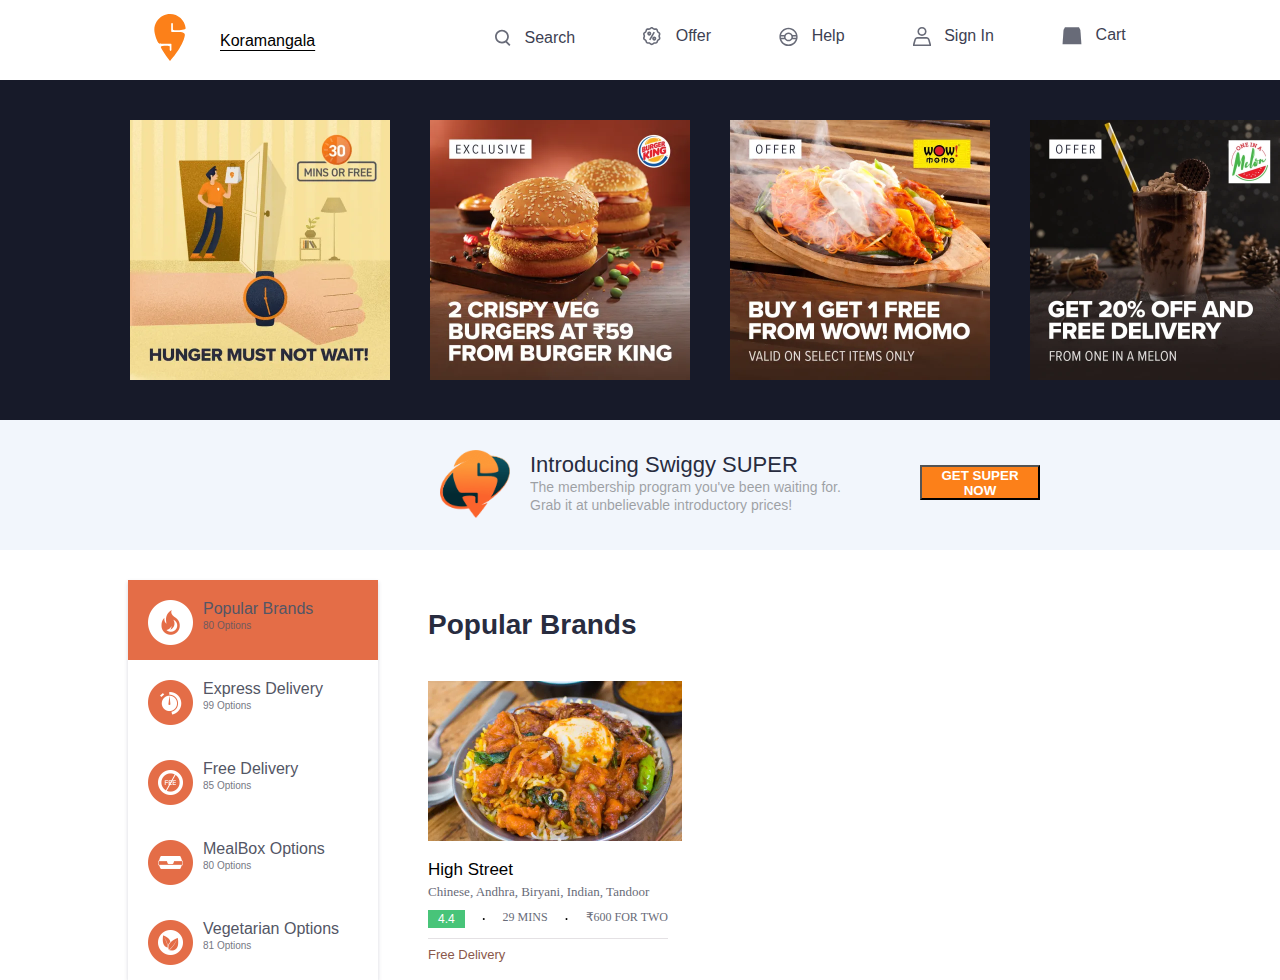
<file: index.html>
<!DOCTYPE html>
<html>

<head>

    <link rel="stylesheet" href="css/home.css">
    <title>

    </title>
</head>
<body>

        <div class='one'>
           <div class="two">
               <div class="three">
                   <!-- swiggy logo-->
                   <div><svg id="main_logo_id" viewBox="0 0 16 25" height="49" width="34" fill="#fc8019"><path d="M15.5397581,11.1409928 C15.6509608,10.509712 15.5235868,10.0243137 15.1951696,9.77089093 C14.7011461,9.38969453 13.9591625,9.18240372 12.1918981,9.18240372 C10.8843181,9.18240372 9.48050894,9.18382005 8.88067307,9.18351656 C8.824972,9.17259055 8.62352934,9.10693329 8.6159428,8.86342483 L8.60775734,4.99753828 C8.60755774,4.75352397 8.80231214,4.55503473 9.04308494,4.55452889 C9.28425707,4.55412423 9.47990987,4.75190531 9.4801096,4.99571727 C9.4801096,4.99571727 9.48609894,7.09432117 9.48669787,7.84012275 C9.48669787,7.91215351 9.52822427,8.08029271 9.69013694,8.12409793 C10.745764,8.40908477 16.0819961,8.20068119 15.9990433,7.22017265 C15.5462467,3.15296419 12.1495732,0 8.02559027,0 C6.72689454,0 5.497376,0.313010053 4.40860776,0.868112227 C1.80303074,2.22496121 -0.0474859557,4.9636474 0.000928137643,8.12703176 C0.0352672176,10.3690901 1.49467783,14.3542524 2.38809268,14.9457747 C2.7998621,15.2186215 3.34210002,15.1176569 5.7669976,15.1176569 C6.86664654,15.1176569 7.89062974,15.1212989 8.39383694,15.1236259 C8.44614414,15.1335401 8.72045734,15.1971741 8.72045734,15.4525191 L8.726846,18.391212 C8.72744507,18.6353275 8.53249094,18.8337155 8.2913188,18.8338167 C8.050546,18.8342213 7.85499294,18.6366427 7.85459374,18.3927295 C7.85459374,18.3927295 7.8760556,17.2135293 7.8760556,16.7737573 C7.8760556,16.6719836 7.88334267,16.4971673 7.59006307,16.3649424 C6.6241768,15.929824 3.48764179,16.1924529 3.31165404,16.6725905 C3.24427359,16.8573211 3.5949514,17.5713563 4.13479358,18.4869157 C5.93330254,21.3601537 7.6990696,23.6004924 7.98456307,23.9589263 C8.00223174,23.9744048 8.0192016,23.9886693 8.03437467,24 C8.26985694,23.7099548 14.5488164,16.7550415 15.5397581,11.1409928 Z" id="Swiggy_Filled"></path></svg></div>
                   <!-- swiggy location-->
                   <div class="swiggy_location"><span class='location_font'>Koramangala</span></div>
               </div>
               <div class="four">
                    <!-- search-->
                    <a href="#" style="text-decoration: none;">
                    <div class="logo_position " > <div><svg class="_1GTCc four_color_change" viewBox="5 -1 12 25" height="17" width="17" fill="#686b78"><path d="M17.6671481,17.1391632 L22.7253317,22.1973467 L20.9226784,24 L15.7041226,18.7814442 C14.1158488,19.8024478 12.225761,20.3946935 10.1973467,20.3946935 C4.56550765,20.3946935 0,15.8291858 0,10.1973467 C0,4.56550765 4.56550765,0 10.1973467,0 C15.8291858,0 20.3946935,4.56550765 20.3946935,10.1973467 C20.3946935,12.8789625 19.3595949,15.3188181 17.6671481,17.1391632 Z M10.1973467,17.8453568 C14.4212261,17.8453568 17.8453568,14.4212261 17.8453568,10.1973467 C17.8453568,5.97346742 14.4212261,2.54933669 10.1973467,2.54933669 C5.97346742,2.54933669 2.54933669,5.97346742 2.54933669,10.1973467 C2.54933669,14.4212261 5.97346742,17.8453568 10.1973467,17.8453568 Z"></path></svg></div>
                    <span class='logo_content four_color_change'>&nbsp &nbspSearch</span></div></a>

                    <!-- offer-->
                    <a  href="#"  style="text-decoration: none;">
                    <div class="logo_position "> <div><svg class="_1GTCc" viewBox="0 0 32 32" height="19" width="19" fill="#686b78"><path d="M14.2 2.864l-1.899 1.38c-0.612 0.447-1.35 0.687-2.11 0.687h-2.352c-0.386 0-0.727 0.248-0.845 0.613l-0.728 2.238c-0.235 0.721-0.691 1.348-1.302 1.79l-1.905 1.385c-0.311 0.226-0.442 0.626-0.323 0.991l0.728 2.241c0.232 0.719 0.232 1.492-0.001 2.211l-0.727 2.237c-0.119 0.366 0.011 0.767 0.323 0.994l1.906 1.384c0.61 0.445 1.064 1.070 1.3 1.79l0.728 2.24c0.118 0.365 0.459 0.613 0.844 0.613h2.352c0.759 0 1.497 0.24 2.107 0.685l1.9 1.381c0.313 0.227 0.736 0.227 1.048 0.001l1.9-1.38c0.613-0.447 1.349-0.687 2.11-0.687h2.352c0.384 0 0.726-0.248 0.845-0.615l0.727-2.235c0.233-0.719 0.688-1.346 1.302-1.794l1.904-1.383c0.311-0.226 0.442-0.627 0.323-0.993l-0.728-2.239c-0.232-0.718-0.232-1.49 0.001-2.213l0.727-2.238c0.119-0.364-0.012-0.765-0.324-0.992l-1.901-1.383c-0.614-0.445-1.070-1.074-1.302-1.793l-0.727-2.236c-0.119-0.366-0.461-0.614-0.845-0.614h-2.352c-0.76 0-1.497-0.239-2.107-0.685l-1.903-1.382c-0.313-0.227-0.736-0.226-1.047-0.001zM16.829 0.683l1.907 1.385c0.151 0.11 0.331 0.168 0.521 0.168h2.352c1.551 0 2.927 1 3.408 2.475l0.728 2.241c0.057 0.177 0.169 0.332 0.321 0.442l1.902 1.383c1.258 0.912 1.784 2.531 1.304 4.006l-0.726 2.234c-0.058 0.182-0.058 0.375-0.001 0.552l0.727 2.237c0.48 1.477-0.046 3.096-1.303 4.007l-1.9 1.38c-0.153 0.112-0.266 0.268-0.324 0.447l-0.727 2.237c-0.48 1.477-1.856 2.477-3.408 2.477h-2.352c-0.19 0-0.37 0.058-0.523 0.17l-1.904 1.383c-1.256 0.911-2.956 0.911-4.213-0.001l-1.903-1.384c-0.15-0.11-0.332-0.168-0.521-0.168h-2.352c-1.554 0-2.931-1.001-3.408-2.477l-0.726-2.234c-0.059-0.18-0.173-0.338-0.324-0.448l-1.902-1.381c-1.258-0.912-1.784-2.53-1.304-4.008l0.727-2.235c0.058-0.179 0.058-0.373 0.001-0.551l-0.727-2.236c-0.481-1.476 0.046-3.095 1.302-4.006l1.905-1.385c0.151-0.11 0.264-0.265 0.323-0.444l0.727-2.235c0.478-1.476 1.855-2.477 3.408-2.477h2.352c0.189 0 0.371-0.059 0.523-0.17l1.902-1.383c1.256-0.911 2.956-0.911 4.212 0zM18.967 23.002c-1.907 0-3.453-1.546-3.453-3.453s1.546-3.453 3.453-3.453c1.907 0 3.453 1.546 3.453 3.453s-1.546 3.453-3.453 3.453zM18.967 20.307c0.419 0 0.758-0.339 0.758-0.758s-0.339-0.758-0.758-0.758c-0.419 0-0.758 0.339-0.758 0.758s0.339 0.758 0.758 0.758zM10.545 14.549c-1.907 0-3.453-1.546-3.453-3.453s1.546-3.453 3.453-3.453c1.907 0 3.453 1.546 3.453 3.453s-1.546 3.453-3.453 3.453zM10.545 11.855c0.419 0 0.758-0.339 0.758-0.758s-0.339-0.758-0.758-0.758c-0.419 0-0.758 0.339-0.758 0.758s0.339 0.758 0.758 0.758zM17.78 7.882l2.331 1.352-7.591 13.090-2.331-1.352 7.591-13.090z"></path></svg></div>
                    <span class='logo_content four_color_change'>&nbsp &nbspOffer</span></div></a>

                    <!-- help-->
                    <a href="#"  style="text-decoration: none;">
                    <div class="logo_position "> <div><svg class="_1GTCc four_color_change" viewBox="6 -1 12 25" height="19" width="19" fill="#686b78"><path d="M21.966903,13.2244898 C22.0156989,12.8231523 22.0408163,12.4145094 22.0408163,12 C22.0408163,11.8357822 22.036874,11.6724851 22.029079,11.5101984 L17.8574333,11.5102041 C17.8707569,11.6717062 17.877551,11.8350597 17.877551,12 C17.877551,12.4199029 17.8335181,12.8295214 17.749818,13.2244898 L21.966903,13.2244898 Z M21.5255943,15.1836735 L16.9414724,15.1836735 C15.8950289,16.8045422 14.0728218,17.877551 12,17.877551 C9.92717823,17.877551 8.1049711,16.8045422 7.05852762,15.1836735 L2.47440565,15.1836735 C3.80564362,19.168549 7.56739481,22.0408163 12,22.0408163 C16.4326052,22.0408163 20.1943564,19.168549 21.5255943,15.1836735 Z M21.7400381,9.55102041 C20.6468384,5.18931674 16.7006382,1.95918367 12,1.95918367 C7.2993618,1.95918367 3.3531616,5.18931674 2.25996187,9.55102041 L6.6553883,9.55102041 C7.58404845,7.5276442 9.62792376,6.12244898 12,6.12244898 C14.3720762,6.12244898 16.4159515,7.5276442 17.3446117,9.55102041 L21.7400381,9.55102041 Z M2.03309705,13.2244898 L6.25018203,13.2244898 C6.16648186,12.8295214 6.12244898,12.4199029 6.12244898,12 C6.12244898,11.8350597 6.1292431,11.6717062 6.14256675,11.5102041 L1.97092075,11.5102041 C1.96312595,11.6724851 1.95918367,11.8357822 1.95918367,12 C1.95918367,12.4145094 1.98430112,12.8231523 2.03309705,13.2244898 Z M12,24 C5.372583,24 0,18.627417 0,12 C0,5.372583 5.372583,0 12,0 C18.627417,0 24,5.372583 24,12 C24,18.627417 18.627417,24 12,24 Z M12,15.9183673 C14.1640545,15.9183673 15.9183673,14.1640545 15.9183673,12 C15.9183673,9.83594547 14.1640545,8.08163265 12,8.08163265 C9.83594547,8.08163265 8.08163265,9.83594547 8.08163265,12 C8.08163265,14.1640545 9.83594547,15.9183673 12,15.9183673 Z"></path></svg></div>
                    <span class='logo_content four_color_change'>&nbsp &nbspHelp</span></div></a>
                    <!-- sign-->
                    <a href="#"  style="text-decoration: none;">
                    <div class="logo_position "> <div><svg class="_1GTCc  four_color_change" viewBox="6 0 12 24" height="19" width="18" fill="#686b78"><path d="M11.9923172,11.2463768 C8.81761115,11.2463768 6.24400341,8.72878961 6.24400341,5.62318841 C6.24400341,2.5175872 8.81761115,0 11.9923172,0 C15.1670232,0 17.740631,2.5175872 17.740631,5.62318841 C17.740631,8.72878961 15.1670232,11.2463768 11.9923172,11.2463768 Z M11.9923172,9.27536232 C14.0542397,9.27536232 15.7257581,7.64022836 15.7257581,5.62318841 C15.7257581,3.60614845 14.0542397,1.97101449 11.9923172,1.97101449 C9.93039471,1.97101449 8.25887628,3.60614845 8.25887628,5.62318841 C8.25887628,7.64022836 9.93039471,9.27536232 11.9923172,9.27536232 Z M24,24 L0,24 L1.21786143,19.7101449 L2.38352552,15.6939891 C2.85911209,14.0398226 4.59284263,12.7536232 6.3530098,12.7536232 L17.6316246,12.7536232 C19.3874139,12.7536232 21.1256928,14.0404157 21.6011089,15.6939891 L22.9903494,20.5259906 C23.0204168,20.63057 23.0450458,20.7352884 23.0641579,20.8398867 L24,24 Z M21.1127477,21.3339312 L21.0851024,21.2122487 C21.0772161,21.1630075 21.0658093,21.1120821 21.0507301,21.0596341 L19.6614896,16.2276325 C19.4305871,15.4245164 18.4851476,14.7246377 17.6316246,14.7246377 L6.3530098,14.7246377 C5.4959645,14.7246377 4.55444948,15.4231177 4.32314478,16.2276325 L2.75521062,21.6811594 L2.65068631,22.0289855 L21.3185825,22.0289855 L21.1127477,21.3339312 Z"></path></svg></div>
                    <span class='logo_content four_color_change'>&nbsp &nbspSign In</span></div></a>
                    <!-- cart-->
                    <a  href="#"  style="text-decoration: none;">
                    <div class="logo_position "> <div><svg class="_1GTCc _2MSid four_color_change" viewBox="-1 0 37 32" height="20" width="20" fill="#686b78"><path d="M4.438 0l-2.598 5.11-1.84 26.124h34.909l-1.906-26.124-2.597-5.11z"></path></svg></div>
                    <span class='logo_content four_color_change'>&nbsp &nbspCart</span></div></a>

                </div>
           </div>
         </div>

        <div class ='main_body'>
        <div class='main_img_position'>   
                <div class= 'main_body_img_position'>
                <!-- main_body images -->
                <img class='main_body_images' src="https://vksthomas.github.io/Swiggy_Static/All_image/ykkyq5kfduqkoubu2h7h.webp" alt="Flowers in Chania">
                </div>
                <div class= 'main_body_img_position'>
                        <!-- main_body images -->
                <img class='main_body_images' src="https://vksthomas.github.io/Swiggy_Static/All_image/i9vbbnojnc0iitlrwt6h.webp" alt="Flowers in Chania">
                </div>
                <div class= 'main_body_img_position'>
                        <!-- main_body images -->
                <img class='main_body_images' src="https://vksthomas.github.io/Swiggy_Static/All_image/s42i3minjbafztulunpz.webp" alt="Flowers in Chania">
                </div>
                <div class= 'main_body_img_position'>
                        <!-- main_body images -->
                <img class='main_body_images' src="https://vksthomas.github.io/Swiggy_Static/All_image/k4ruruxxude09xh9ussj.webp" alt="Flowers in Chania">
                </div>
          </div>    
        </div>
        <div class ='main_body_2'>
            <div class='main_body_2_align_items'>
                <div>
                 <img class='main_body_2_images' src="https://vksthomas.github.io/Swiggy_Static/All_image/SuperNewLogo_loz2q9.webp" alt="Flowers in Chania"> </div>
                <div class="main_body_2_text_hf"> 
                   <span class ='main_body_2_text_h'>Introducing Swiggy SUPER</span> <br>
                   <span class ='main_body_2_text_f'>The membership program you've been waiting for. Grab it at unbelievable introductory prices!</span>
                </div>
                <div class="main_body_2_super_button">
                    <button id='main_body_2_super_button_id'>GET SUPER NOW</button>
                </div>
                </div>
         </div>
      <div class =main_side_main_bar>
        <div class= 'main_side'>
         <diV class='main_side_bar'>
             <div class="main_side_bar_in">
                    <div class='main_side_bar_in_logo'>
                      <!-- logo    -->
                      <img class='main_side_bar_in_logo_cls' src="https://vksthomas.github.io/Swiggy_Static/All_image/vvjryrguwlfd6m0v3yrr.webp" alt="Flowers in Chania"> 
                    </div>
                    <div class='main_side_bar_in_content'>
                                <div class='main_side_bar_in_content_in_1'>
                                    Popular Brands
                                </div>
                                <div class='main_side_bar_in_content_in_2'>
                                  80 Options
                                </div>
                     </div>

             </div>
             <div class="main_side_bar_in">
                    <div class='main_side_bar_in_logo'>
                      <!-- logo    -->
                      <img class='main_side_bar_in_logo_cls' src="https://vksthomas.github.io/Swiggy_Static/All_image/db9vilmujqj9afshpikp.webp" alt="Flowers in Chania"> 
                    </div>
                    <div class='main_side_bar_in_content'>
                                <div class='main_side_bar_in_content_in_1'>
                                    Express Delivery
                                </div>
                                <div class='main_side_bar_in_content_in_2'>
                                  99 Options
                                </div>
                     </div>

             </div>
             <div class="main_side_bar_in">
                    <div class='main_side_bar_in_logo'>
                      <!-- logo    -->
                      <img class='main_side_bar_in_logo_cls' src="https://vksthomas.github.io/Swiggy_Static/All_image/eb3ih6hgmfhcbd7jq7mt.webp" alt="Flowers in Chania"> 
                    </div>
                    <div class='main_side_bar_in_content'>
                                <div class='main_side_bar_in_content_in_1'>
                                    Free Delivery
                                </div>
                                <div class='main_side_bar_in_content_in_2'>
                                  85 Options
                                </div>
                     </div>

             </div>
             <div class="main_side_bar_in">
                    <div class='main_side_bar_in_logo'>
                      <!-- logo    -->
                      <img class='main_side_bar_in_logo_cls' src="https://vksthomas.github.io/Swiggy_Static/All_image/dhlcbqwao2tlpmng0arx.webp" alt="Flowers in Chania"> 
                    </div>
                    <div class='main_side_bar_in_content'>
                                <div class='main_side_bar_in_content_in_1'>
                                    MealBox Options
                                </div>
                                <div class='main_side_bar_in_content_in_2'>
                                  80 Options
                                </div>
                     </div>

             </div>
             <div class="main_side_bar_in">
                    <div class='main_side_bar_in_logo'>
                      <!-- logo    -->
                      <img class='main_side_bar_in_logo_cls' src="All_image/oyvevaakk809gmn43wei.webp" alt="Flowers in Chania"> 
                    </div>
                    <div class='main_side_bar_in_content'>
                                <div class='main_side_bar_in_content_in_1'>
                                        Vegetarian Options
                                </div>
                                <div class='main_side_bar_in_content_in_2'>
                                  81 Options
                                </div>
                     </div>

             </div>
             <div class="main_side_bar_in">
                    <div class='main_side_bar_in_logo'>
                      <!-- logo    -->
                      <img class='main_side_bar_in_logo_cls' src="https://vksthomas.github.io/Swiggy_Static/All_image/k83dwlcxmfg82cwzxbme.webp" alt="Flowers in Chania"> 
                    </div>
                    <div class='main_side_bar_in_content'>
                                <div class='main_side_bar_in_content_in_1'>
                                        Pocket Friendly
                                </div>
                                <div class='main_side_bar_in_content_in_2'>
                                  17 Options
                                </div>
                     </div>

             </div>
             <div class="main_side_bar_in">
                    <div class='main_side_bar_in_logo'>
                      <!-- logo    -->
                      <img class='main_side_bar_in_logo_cls' src="https://vksthomas.github.io/Swiggy_Static/All_image/ow8tvl2f16zbqmowm9ls.webp" alt="Flowers in Chania"> 
                    </div>
                    <div class='main_side_bar_in_content'>
                                <div class='main_side_bar_in_content_in_1'>
                                    Vegetarian Options
                                </div>
                                <div class='main_side_bar_in_content_in_2'>
                                  81 Options
                                </div>
                     </div>

             </div>
             <div class="main_side_bar_in">
                    <div class='main_side_bar_in_logo'>
                      <!-- logo    -->
                      <img class='main_side_bar_in_logo_cls' src="https://vksthomas.github.io/Swiggy_Static/All_image/gkhi17u9qmayqwfz2ciu.webp" alt="Flowers in Chania"> 
                    </div>
                    <div class='main_side_bar_in_content'>
                                <div class='main_side_bar_in_content_in_1'>
                                        Whats's New
                                </div>
                                <div class='main_side_bar_in_content_in_2'>
                                  85 Options
                                </div>
                     </div>

             </div>
             <div class="main_side_bar_in">
                    <div class='main_side_bar_in_logo'>
                      <!-- logo    -->
                      <img class='main_side_bar_in_logo_cls' src="All_image/See_all_cj8kln.webp" alt="Flowers in Chania"> 
                    </div>
                    <div class='main_side_bar_in_content'>
                                <div class='main_side_bar_in_content_in_1'>
                                   SEE ALL
                                </div>
                                <div class='main_side_bar_in_content_in_2'>
                                  15 Options
                                </div>
                     </div>

             </div>
         </diV>
         </div>
         <div class='main_bar'>
           <div class='main_heading_cls'>
             <h1 id= 'main_heading_id'>Popular Brands</h1> 
            </div>

            <div class='main_restaurants'>
                <div class='main_restaurants_logo'>
                    <img class='main_restaurants_images' src="All_image/pp0zcsdrg9hvyt3d39q0.webp" alt="Flowers in Chania">
                </div>
                <div class='main_restaurants_name'>
                    High Street 
                </div>
                <div class='main_restaurants_type'>
                     Chinese, Andhra, Biryani, Indian, Tandoor
                </div>
                <div class='main_restaurants_rating_time_cost'>
                    <div class='main_ratings_align'>4.4</div>
                    <div class='main_ratings_dot'>.</div>
                    <div class='main_timing_align'>29 MINS</div>
                    <div class='main_ratings_dot'>.</div>
                    <div class='main_cost_align'> &#x20B9<span>600</span>&nbspFOR TWO </div>
                </div>
                <div class='main_restaurants_delivery_fee'>
                    Free Delivery
                </div>
            </div>
        </div> 
       </div>   
        <script src="js/home.js"></script>
</body>
    
</html>
</file>
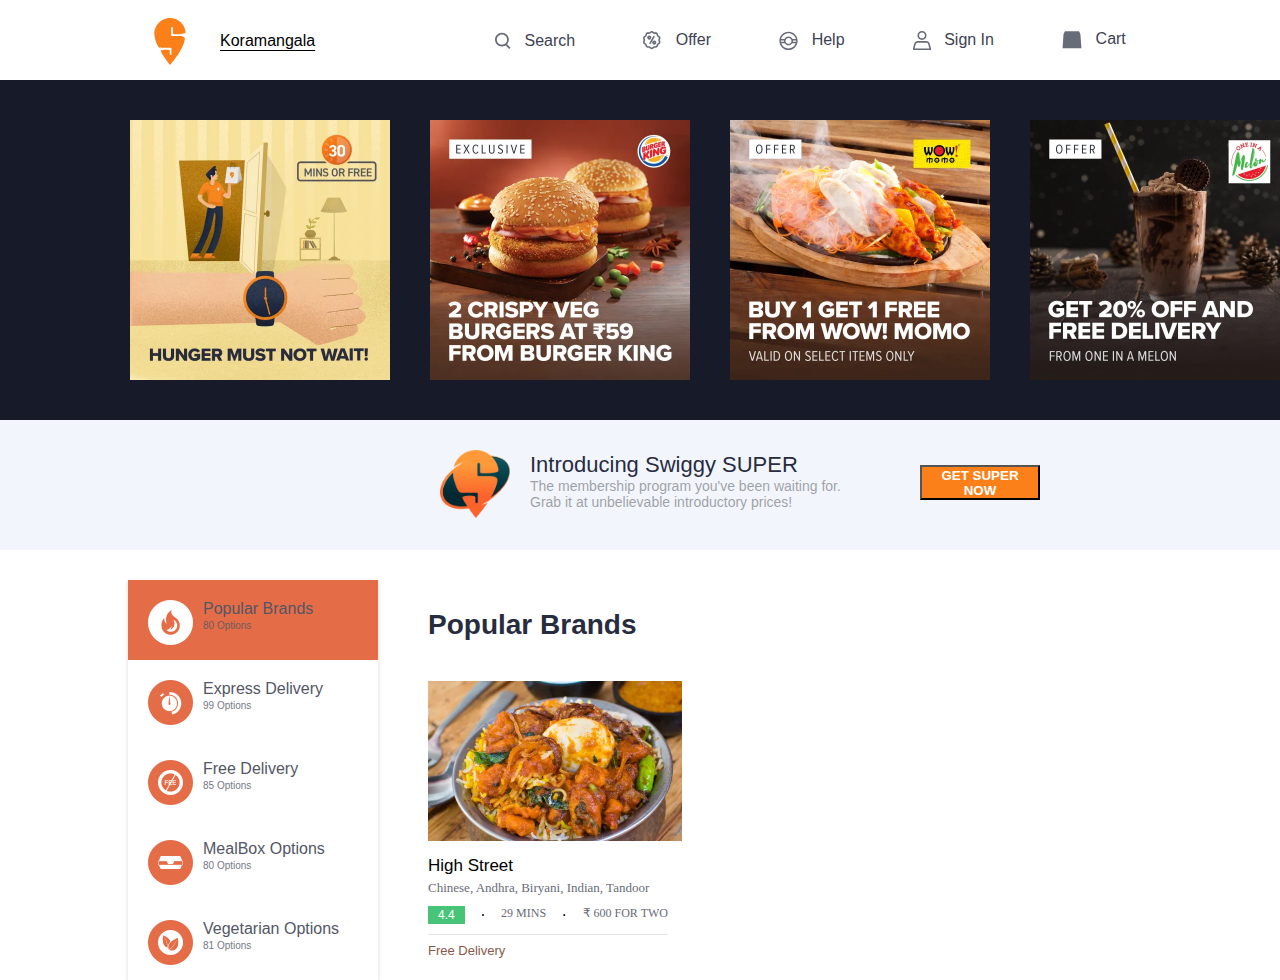
<file: home.html>
<html>
    <head>
    
    <link rel="stylesheet" href="css/home.css">
    <title>

    </title>
    </head>
    <body>
       
        <div class='one'>
           <div class="two">
               <div class="three">
                   <!-- swiggy logo-->
                   <div><svg id="main_logo_id" viewBox="0 0 16 25" height="49" width="34" fill="#fc8019"><path d="M15.5397581,11.1409928 C15.6509608,10.509712 15.5235868,10.0243137 15.1951696,9.77089093 C14.7011461,9.38969453 13.9591625,9.18240372 12.1918981,9.18240372 C10.8843181,9.18240372 9.48050894,9.18382005 8.88067307,9.18351656 C8.824972,9.17259055 8.62352934,9.10693329 8.6159428,8.86342483 L8.60775734,4.99753828 C8.60755774,4.75352397 8.80231214,4.55503473 9.04308494,4.55452889 C9.28425707,4.55412423 9.47990987,4.75190531 9.4801096,4.99571727 C9.4801096,4.99571727 9.48609894,7.09432117 9.48669787,7.84012275 C9.48669787,7.91215351 9.52822427,8.08029271 9.69013694,8.12409793 C10.745764,8.40908477 16.0819961,8.20068119 15.9990433,7.22017265 C15.5462467,3.15296419 12.1495732,0 8.02559027,0 C6.72689454,0 5.497376,0.313010053 4.40860776,0.868112227 C1.80303074,2.22496121 -0.0474859557,4.9636474 0.000928137643,8.12703176 C0.0352672176,10.3690901 1.49467783,14.3542524 2.38809268,14.9457747 C2.7998621,15.2186215 3.34210002,15.1176569 5.7669976,15.1176569 C6.86664654,15.1176569 7.89062974,15.1212989 8.39383694,15.1236259 C8.44614414,15.1335401 8.72045734,15.1971741 8.72045734,15.4525191 L8.726846,18.391212 C8.72744507,18.6353275 8.53249094,18.8337155 8.2913188,18.8338167 C8.050546,18.8342213 7.85499294,18.6366427 7.85459374,18.3927295 C7.85459374,18.3927295 7.8760556,17.2135293 7.8760556,16.7737573 C7.8760556,16.6719836 7.88334267,16.4971673 7.59006307,16.3649424 C6.6241768,15.929824 3.48764179,16.1924529 3.31165404,16.6725905 C3.24427359,16.8573211 3.5949514,17.5713563 4.13479358,18.4869157 C5.93330254,21.3601537 7.6990696,23.6004924 7.98456307,23.9589263 C8.00223174,23.9744048 8.0192016,23.9886693 8.03437467,24 C8.26985694,23.7099548 14.5488164,16.7550415 15.5397581,11.1409928 Z" id="Swiggy_Filled"></path></svg></div>
                   <!-- swiggy location-->
                   <div class="swiggy_location"><span class='location_font'>Koramangala</span></div>
               </div>
               <div class="four">
                    <!-- search-->
                    <a href="#" style="text-decoration: none;">
                    <div class="logo_position " > <div><svg class="_1GTCc four_color_change" viewBox="5 -1 12 25" height="17" width="17" fill="#686b78"><path d="M17.6671481,17.1391632 L22.7253317,22.1973467 L20.9226784,24 L15.7041226,18.7814442 C14.1158488,19.8024478 12.225761,20.3946935 10.1973467,20.3946935 C4.56550765,20.3946935 0,15.8291858 0,10.1973467 C0,4.56550765 4.56550765,0 10.1973467,0 C15.8291858,0 20.3946935,4.56550765 20.3946935,10.1973467 C20.3946935,12.8789625 19.3595949,15.3188181 17.6671481,17.1391632 Z M10.1973467,17.8453568 C14.4212261,17.8453568 17.8453568,14.4212261 17.8453568,10.1973467 C17.8453568,5.97346742 14.4212261,2.54933669 10.1973467,2.54933669 C5.97346742,2.54933669 2.54933669,5.97346742 2.54933669,10.1973467 C2.54933669,14.4212261 5.97346742,17.8453568 10.1973467,17.8453568 Z"></path></svg></div>
                    <span class='logo_content four_color_change'>&nbsp &nbspSearch</span></div></a>

                    <!-- offer-->
                    <a  href="#"  style="text-decoration: none;">
                    <div class="logo_position "> <div><svg class="_1GTCc" viewBox="0 0 32 32" height="19" width="19" fill="#686b78"><path d="M14.2 2.864l-1.899 1.38c-0.612 0.447-1.35 0.687-2.11 0.687h-2.352c-0.386 0-0.727 0.248-0.845 0.613l-0.728 2.238c-0.235 0.721-0.691 1.348-1.302 1.79l-1.905 1.385c-0.311 0.226-0.442 0.626-0.323 0.991l0.728 2.241c0.232 0.719 0.232 1.492-0.001 2.211l-0.727 2.237c-0.119 0.366 0.011 0.767 0.323 0.994l1.906 1.384c0.61 0.445 1.064 1.070 1.3 1.79l0.728 2.24c0.118 0.365 0.459 0.613 0.844 0.613h2.352c0.759 0 1.497 0.24 2.107 0.685l1.9 1.381c0.313 0.227 0.736 0.227 1.048 0.001l1.9-1.38c0.613-0.447 1.349-0.687 2.11-0.687h2.352c0.384 0 0.726-0.248 0.845-0.615l0.727-2.235c0.233-0.719 0.688-1.346 1.302-1.794l1.904-1.383c0.311-0.226 0.442-0.627 0.323-0.993l-0.728-2.239c-0.232-0.718-0.232-1.49 0.001-2.213l0.727-2.238c0.119-0.364-0.012-0.765-0.324-0.992l-1.901-1.383c-0.614-0.445-1.070-1.074-1.302-1.793l-0.727-2.236c-0.119-0.366-0.461-0.614-0.845-0.614h-2.352c-0.76 0-1.497-0.239-2.107-0.685l-1.903-1.382c-0.313-0.227-0.736-0.226-1.047-0.001zM16.829 0.683l1.907 1.385c0.151 0.11 0.331 0.168 0.521 0.168h2.352c1.551 0 2.927 1 3.408 2.475l0.728 2.241c0.057 0.177 0.169 0.332 0.321 0.442l1.902 1.383c1.258 0.912 1.784 2.531 1.304 4.006l-0.726 2.234c-0.058 0.182-0.058 0.375-0.001 0.552l0.727 2.237c0.48 1.477-0.046 3.096-1.303 4.007l-1.9 1.38c-0.153 0.112-0.266 0.268-0.324 0.447l-0.727 2.237c-0.48 1.477-1.856 2.477-3.408 2.477h-2.352c-0.19 0-0.37 0.058-0.523 0.17l-1.904 1.383c-1.256 0.911-2.956 0.911-4.213-0.001l-1.903-1.384c-0.15-0.11-0.332-0.168-0.521-0.168h-2.352c-1.554 0-2.931-1.001-3.408-2.477l-0.726-2.234c-0.059-0.18-0.173-0.338-0.324-0.448l-1.902-1.381c-1.258-0.912-1.784-2.53-1.304-4.008l0.727-2.235c0.058-0.179 0.058-0.373 0.001-0.551l-0.727-2.236c-0.481-1.476 0.046-3.095 1.302-4.006l1.905-1.385c0.151-0.11 0.264-0.265 0.323-0.444l0.727-2.235c0.478-1.476 1.855-2.477 3.408-2.477h2.352c0.189 0 0.371-0.059 0.523-0.17l1.902-1.383c1.256-0.911 2.956-0.911 4.212 0zM18.967 23.002c-1.907 0-3.453-1.546-3.453-3.453s1.546-3.453 3.453-3.453c1.907 0 3.453 1.546 3.453 3.453s-1.546 3.453-3.453 3.453zM18.967 20.307c0.419 0 0.758-0.339 0.758-0.758s-0.339-0.758-0.758-0.758c-0.419 0-0.758 0.339-0.758 0.758s0.339 0.758 0.758 0.758zM10.545 14.549c-1.907 0-3.453-1.546-3.453-3.453s1.546-3.453 3.453-3.453c1.907 0 3.453 1.546 3.453 3.453s-1.546 3.453-3.453 3.453zM10.545 11.855c0.419 0 0.758-0.339 0.758-0.758s-0.339-0.758-0.758-0.758c-0.419 0-0.758 0.339-0.758 0.758s0.339 0.758 0.758 0.758zM17.78 7.882l2.331 1.352-7.591 13.090-2.331-1.352 7.591-13.090z"></path></svg></div>
                    <span class='logo_content four_color_change'>&nbsp &nbspOffer</span></div></a>
                    
                    <!-- help-->
                    <a href="#"  style="text-decoration: none;">
                    <div class="logo_position "> <div><svg class="_1GTCc four_color_change" viewBox="6 -1 12 25" height="19" width="19" fill="#686b78"><path d="M21.966903,13.2244898 C22.0156989,12.8231523 22.0408163,12.4145094 22.0408163,12 C22.0408163,11.8357822 22.036874,11.6724851 22.029079,11.5101984 L17.8574333,11.5102041 C17.8707569,11.6717062 17.877551,11.8350597 17.877551,12 C17.877551,12.4199029 17.8335181,12.8295214 17.749818,13.2244898 L21.966903,13.2244898 Z M21.5255943,15.1836735 L16.9414724,15.1836735 C15.8950289,16.8045422 14.0728218,17.877551 12,17.877551 C9.92717823,17.877551 8.1049711,16.8045422 7.05852762,15.1836735 L2.47440565,15.1836735 C3.80564362,19.168549 7.56739481,22.0408163 12,22.0408163 C16.4326052,22.0408163 20.1943564,19.168549 21.5255943,15.1836735 Z M21.7400381,9.55102041 C20.6468384,5.18931674 16.7006382,1.95918367 12,1.95918367 C7.2993618,1.95918367 3.3531616,5.18931674 2.25996187,9.55102041 L6.6553883,9.55102041 C7.58404845,7.5276442 9.62792376,6.12244898 12,6.12244898 C14.3720762,6.12244898 16.4159515,7.5276442 17.3446117,9.55102041 L21.7400381,9.55102041 Z M2.03309705,13.2244898 L6.25018203,13.2244898 C6.16648186,12.8295214 6.12244898,12.4199029 6.12244898,12 C6.12244898,11.8350597 6.1292431,11.6717062 6.14256675,11.5102041 L1.97092075,11.5102041 C1.96312595,11.6724851 1.95918367,11.8357822 1.95918367,12 C1.95918367,12.4145094 1.98430112,12.8231523 2.03309705,13.2244898 Z M12,24 C5.372583,24 0,18.627417 0,12 C0,5.372583 5.372583,0 12,0 C18.627417,0 24,5.372583 24,12 C24,18.627417 18.627417,24 12,24 Z M12,15.9183673 C14.1640545,15.9183673 15.9183673,14.1640545 15.9183673,12 C15.9183673,9.83594547 14.1640545,8.08163265 12,8.08163265 C9.83594547,8.08163265 8.08163265,9.83594547 8.08163265,12 C8.08163265,14.1640545 9.83594547,15.9183673 12,15.9183673 Z"></path></svg></div>
                    <span class='logo_content four_color_change'>&nbsp &nbspHelp</span></div></a>
                    <!-- sign-->
                    <a href="#"  style="text-decoration: none;">
                    <div class="logo_position "> <div><svg class="_1GTCc  four_color_change" viewBox="6 0 12 24" height="19" width="18" fill="#686b78"><path d="M11.9923172,11.2463768 C8.81761115,11.2463768 6.24400341,8.72878961 6.24400341,5.62318841 C6.24400341,2.5175872 8.81761115,0 11.9923172,0 C15.1670232,0 17.740631,2.5175872 17.740631,5.62318841 C17.740631,8.72878961 15.1670232,11.2463768 11.9923172,11.2463768 Z M11.9923172,9.27536232 C14.0542397,9.27536232 15.7257581,7.64022836 15.7257581,5.62318841 C15.7257581,3.60614845 14.0542397,1.97101449 11.9923172,1.97101449 C9.93039471,1.97101449 8.25887628,3.60614845 8.25887628,5.62318841 C8.25887628,7.64022836 9.93039471,9.27536232 11.9923172,9.27536232 Z M24,24 L0,24 L1.21786143,19.7101449 L2.38352552,15.6939891 C2.85911209,14.0398226 4.59284263,12.7536232 6.3530098,12.7536232 L17.6316246,12.7536232 C19.3874139,12.7536232 21.1256928,14.0404157 21.6011089,15.6939891 L22.9903494,20.5259906 C23.0204168,20.63057 23.0450458,20.7352884 23.0641579,20.8398867 L24,24 Z M21.1127477,21.3339312 L21.0851024,21.2122487 C21.0772161,21.1630075 21.0658093,21.1120821 21.0507301,21.0596341 L19.6614896,16.2276325 C19.4305871,15.4245164 18.4851476,14.7246377 17.6316246,14.7246377 L6.3530098,14.7246377 C5.4959645,14.7246377 4.55444948,15.4231177 4.32314478,16.2276325 L2.75521062,21.6811594 L2.65068631,22.0289855 L21.3185825,22.0289855 L21.1127477,21.3339312 Z"></path></svg></div>
                    <span class='logo_content four_color_change'>&nbsp &nbspSign In</span></div></a>
                    <!-- cart-->
                    <a  href="#"  style="text-decoration: none;">
                    <div class="logo_position "> <div><svg class="_1GTCc _2MSid four_color_change" viewBox="-1 0 37 32" height="20" width="20" fill="#686b78"><path d="M4.438 0l-2.598 5.11-1.84 26.124h34.909l-1.906-26.124-2.597-5.11z"></path></svg></div>
                    <span class='logo_content four_color_change'>&nbsp &nbspCart</span></div></a>

                </div>
           </div>
         </div>
      
        <div class ='main_body'>
        <div class='main_img_position'>   
                <div class= 'main_body_img_position'>
                <!-- main_body images -->
                <img class='main_body_images' src="All_image/ykkyq5kfduqkoubu2h7h.webp" alt="Flowers in Chania">
                </div>
                <div class= 'main_body_img_position'>
                        <!-- main_body images -->
                <img class='main_body_images' src="All_image/i9vbbnojnc0iitlrwt6h.webp" alt="Flowers in Chania">
                </div>
                <div class= 'main_body_img_position'>
                        <!-- main_body images -->
                <img class='main_body_images' src="All_image/s42i3minjbafztulunpz.webp" alt="Flowers in Chania">
                </div>
                <div class= 'main_body_img_position'>
                        <!-- main_body images -->
                <img class='main_body_images' src="All_image/k4ruruxxude09xh9ussj.webp" alt="Flowers in Chania">
                </div>
          </div>    
        </div>
        <div class ='main_body_2'>
            <div class='main_body_2_align_items'>
                <div>
                 <img class='main_body_2_images' src="All_image/SuperNewLogo_loz2q9.webp" alt="Flowers in Chania"> </div>
                <div class="main_body_2_text_hf"> 
                   <span class ='main_body_2_text_h'>Introducing Swiggy SUPER</span> <br>
                   <span class ='main_body_2_text_f'>The membership program you've been waiting for. Grab it at unbelievable introductory prices!</span>
                </div>
                <div class="main_body_2_super_button">
                    <button id='main_body_2_super_button_id'>GET SUPER NOW</button>
                </div>
                </div>
         </div>
      <div class =main_side_main_bar>
        <div class= 'main_side'>
         <diV class='main_side_bar'>
             <div class="main_side_bar_in">
                    <div class='main_side_bar_in_logo'>
                      <!-- logo    -->
                      <img class='main_side_bar_in_logo_cls' src="All_image/vvjryrguwlfd6m0v3yrr.webp" alt="Flowers in Chania"> 
                    </div>
                    <div class='main_side_bar_in_content'>
                                <div class='main_side_bar_in_content_in_1'>
                                    Popular Brands
                                </div>
                                <div class='main_side_bar_in_content_in_2'>
                                  80 Options
                                </div>
                     </div>
                    
             </div>
             <div class="main_side_bar_in">
                    <div class='main_side_bar_in_logo'>
                      <!-- logo    -->
                      <img class='main_side_bar_in_logo_cls' src="All_image/db9vilmujqj9afshpikp.webp" alt="Flowers in Chania"> 
                    </div>
                    <div class='main_side_bar_in_content'>
                                <div class='main_side_bar_in_content_in_1'>
                                    Express Delivery
                                </div>
                                <div class='main_side_bar_in_content_in_2'>
                                  99 Options
                                </div>
                     </div>
                    
             </div>
             <div class="main_side_bar_in">
                    <div class='main_side_bar_in_logo'>
                      <!-- logo    -->
                      <img class='main_side_bar_in_logo_cls' src="All_image/eb3ih6hgmfhcbd7jq7mt.webp" alt="Flowers in Chania"> 
                    </div>
                    <div class='main_side_bar_in_content'>
                                <div class='main_side_bar_in_content_in_1'>
                                    Free Delivery
                                </div>
                                <div class='main_side_bar_in_content_in_2'>
                                  85 Options
                                </div>
                     </div>
                    
             </div>
             <div class="main_side_bar_in">
                    <div class='main_side_bar_in_logo'>
                      <!-- logo    -->
                      <img class='main_side_bar_in_logo_cls' src="All_image/dhlcbqwao2tlpmng0arx.webp" alt="Flowers in Chania"> 
                    </div>
                    <div class='main_side_bar_in_content'>
                                <div class='main_side_bar_in_content_in_1'>
                                    MealBox Options
                                </div>
                                <div class='main_side_bar_in_content_in_2'>
                                  80 Options
                                </div>
                     </div>
                    
             </div>
             <div class="main_side_bar_in">
                    <div class='main_side_bar_in_logo'>
                      <!-- logo    -->
                      <img class='main_side_bar_in_logo_cls' src="All_image/oyvevaakk809gmn43wei.webp" alt="Flowers in Chania"> 
                    </div>
                    <div class='main_side_bar_in_content'>
                                <div class='main_side_bar_in_content_in_1'>
                                        Vegetarian Options
                                </div>
                                <div class='main_side_bar_in_content_in_2'>
                                  81 Options
                                </div>
                     </div>
                    
             </div>
             <div class="main_side_bar_in">
                    <div class='main_side_bar_in_logo'>
                      <!-- logo    -->
                      <img class='main_side_bar_in_logo_cls' src="/All_image/k83dwlcxmfg82cwzxbme.webp" alt="Flowers in Chania"> 
                    </div>
                    <div class='main_side_bar_in_content'>
                                <div class='main_side_bar_in_content_in_1'>
                                        Pocket Friendly
                                </div>
                                <div class='main_side_bar_in_content_in_2'>
                                  17 Options
                                </div>
                     </div>
                    
             </div>
             <div class="main_side_bar_in">
                    <div class='main_side_bar_in_logo'>
                      <!-- logo    -->
                      <img class='main_side_bar_in_logo_cls' src="All_image/ow8tvl2f16zbqmowm9ls.webp" alt="Flowers in Chania"> 
                    </div>
                    <div class='main_side_bar_in_content'>
                                <div class='main_side_bar_in_content_in_1'>
                                    Vegetarian Options
                                </div>
                                <div class='main_side_bar_in_content_in_2'>
                                  81 Options
                                </div>
                     </div>
                    
             </div>
             <div class="main_side_bar_in">
                    <div class='main_side_bar_in_logo'>
                      <!-- logo    -->
                      <img class='main_side_bar_in_logo_cls' src="All_image/gkhi17u9qmayqwfz2ciu.webp" alt="Flowers in Chania"> 
                    </div>
                    <div class='main_side_bar_in_content'>
                                <div class='main_side_bar_in_content_in_1'>
                                        Whats's New
                                </div>
                                <div class='main_side_bar_in_content_in_2'>
                                  85 Options
                                </div>
                     </div>
                    
             </div>
             <div class="main_side_bar_in">
                    <div class='main_side_bar_in_logo'>
                      <!-- logo    -->
                      <img class='main_side_bar_in_logo_cls' src="All_image/See_all_cj8kln.webp" alt="Flowers in Chania"> 
                    </div>
                    <div class='main_side_bar_in_content'>
                                <div class='main_side_bar_in_content_in_1'>
                                   SEE ALL
                                </div>
                                <div class='main_side_bar_in_content_in_2'>
                                  15 Options
                                </div>
                     </div>
                    
             </div>
         </diV>
         </div>
         <div class='main_bar'>
           <div class='main_heading_cls'>
             <h1 id= 'main_heading_id'>Popular Brands</h1> 
            </div>
            
            <div class='main_restaurants'>
                <div class='main_restaurants_logo'>
                    <img class='main_restaurants_images' src="All_image/pp0zcsdrg9hvyt3d39q0.webp" alt="Flowers in Chania">
                </div>
                <div class='main_restaurants_name'>
                    High Street 
                </div>
                <div class='main_restaurants_type'>
                     Chinese, Andhra, Biryani, Indian, Tandoor
                </div>
                <div class='main_restaurants_rating_time_cost'>
                    <div class='main_ratings_align'>4.4</div>
                    <div class='main_ratings_dot'>.</div>
                    <div class='main_timing_align'>29 MINS</div>
                    <div class='main_ratings_dot'>.</div>
                    <div class='main_cost_align'>&#x20B9 <span>600</span>&nbspFOR TWO</div>
                </div>
                <div class='main_restaurants_delivery_fee'>
                    Free Delivery
                </div>
            </div>
        </div> 
       </div>   
        <script src="js/home.js"></script>
    </body>
</html>
</file>
<file: css/home.css>
body{
    margin: 0px;
}
.one{
    width: 100%;
    height: 80px;
  position: fixed;
  z-index: 1;
background-color: white;
}

.two {
  display: flex;
  justify-content: space-around;
  top: 200px;
  left: 0px;
}
.three {
    display: flex;
    justify-content: space-around;
    width: 100px;
    height: 50px;
    align-items: flex-end;
  }
  .four{
    display: flex;
    justify-content: space-around;
    width: 700px;
    align-items: flex-end;

    
  }

  #main_logo_id{
      width: 100px;
      position: relative;
      top: 17px;
  }

  .main_body{
    min-width: 1400px;
    height: 340px;
    background-color: #171a29;
    padding-top:80px; 
  }

  
  .location_font{
    font-weight: 700px;
    text-decoration: underline;
    text-underline-position: under;
    font-family: ProximaNova,Arial,Helvetica Neue,sans-serif;
  }
.logo_position{
    display: flex;
}
.logo_content{
    font-size: 16px;
    font-weight: 550px;
    font-family: ProximaNova,Arial,Helvetica Neue,sans-serif;
    color: #3d4152;
    
}

.main_img_position{
    display: flex;
    justify-content: space-between;
    position: absolute;
    top: 120px;
    width: 10%;
    left: 7%;
}
.main_body_images{
    width: 260px;
    height: 260px;
}
.main_body_img_position{
    padding-left: 40px;
}

.main_body_2{
    min-width: 1400px;
    height: 130px;
    background-color: #f2f6fc; 
}

.main_body_2_align_items{
    display: flex;
    /* border: 3px solid red; */
    height: 70px;
    width: 50%;
    left: 350px;
    top: 20px;
    position: relative;
    justify-content: space-around;
}

.main_body_2_images{

width: 70px;
height: 68px;
position: relative;
top: 10px;
left: 20px;
padding-left: 50px;

}



.main_body_2_text_hf{
width: 340px;
font-family: ProximaNova,Arial,Helvetica Neue,sans-serif;
top: 12px;
 position: relative;
}
.main_body_2_text_h{
    color: #282c3f;
    font-size: 22px;
    font-weight: 600px;

}

.main_body_2_text_f{
    opacity: .35;
    font-family: ProximaNova,Arial,Helvetica Neue,sans-serif;
    font-size: 14px;
    font-weight: 300px;
}
.main_body_2_super_button{
    top: 10px;
}
#main_body_2_super_button_id{
    top: 25px;
    left: 10px;
    position: relative;
    width: 120px;
    height: 35px;
    background-color:#fc8019;
    font-family: ProximaNova,Arial,Helvetica Neue,sans-serif;
    color: white;
    font-weight: bolder;
}
.main_side{
    /* display: flex; */
    width: 254px;
    margin-left:10%; 
}
.main_side_bar{
    min-width: 250px;
    margin-top: 30px;
    height: 400px;
    box-shadow: 0px 2px 4px 0px rgba(48,56,97,.2);
    overflow: scroll;
    position: sticky;
    top: 80px;
}
.main_bar{
width:100%;
padding-left: 50px;
padding-top: 40px; 


}

.main_side_bar_in_logo_cls{
    height: 45px;
    width: 45px;
    padding-right: 10px;
    padding-bottom: 100px;
}
.main_side_bar_in{
    display: flex;
    padding: 20px 0px 0px 20px; 
    background-color: white;
    height: 60px;
}
.main_side_bar_in:first-child{
    background-color:#e46d47;
}
.main_side_bar_in_content_in_1{
    font-family: ProximaNova,Arial,Helvetica Neue,sans-serif;
    color: #535665;
    font-size: 16px;
    font-weight: 600px;
}
.main_side_bar_in_content_in_2{
    font-family: ProximaNova,Arial,Helvetica Neue,sans-serif;
    color: #535665;
    opacity: .8;
    font-size: 10px;
    margin-top: 2px;
}

#main_heading_id{
    color: #282c3f;
    font-family: ProximaNova,Arial,Helvetica Neue,sans-serif;
    font-weight: 600px;
    font-size: 28px;
    margin-bottom: 40px;
}

.main_side_main_bar{
    display: flex;
}
.main_restaurants_images{
    width: 254px;
    height: 160px;
}
.main_restaurants_name{
    font-size: 17px;
    font-weight: 500;
    font-family: ProximaNova,Arial,Helvetica Neue,sans-serif;
    padding-top: 15px;
}
.main_restaurants_type{
    color: #686b78;
    font-size: 13px;
    margin-top: 4px;
}

.main_restaurants_rating_time_cost{
    display: flex;
    justify-content: space-between;
    width: 240px;
    padding: 10px 0px 10px 0px;
    border-bottom: .3px solid rgb(228, 225, 228);
}
.main_ratings_align{
    background-color: #48c479;
    color: white;
    padding: 2px 10px 2px 10px;
    font-size: 12px;
    font-family: ProximaNova,Arial,Helvetica Neue,sans-serif;
}
.main_timing_align{
    color:#686b78;
    font-size: 12px;

}
.main_ratings_dot{
    position: relative;
    bottom: 4px;
   
}
.main_cost_align{
    color:#686b78;
    font-size: 12px;
}
.main_restaurants_delivery_fee{
    padding-top: 8px;
    font-size: 13px;
    font-family: ProximaNova,Arial,Helvetica Neue,sans-serif;
    color: #8a584b;
}
</file>
